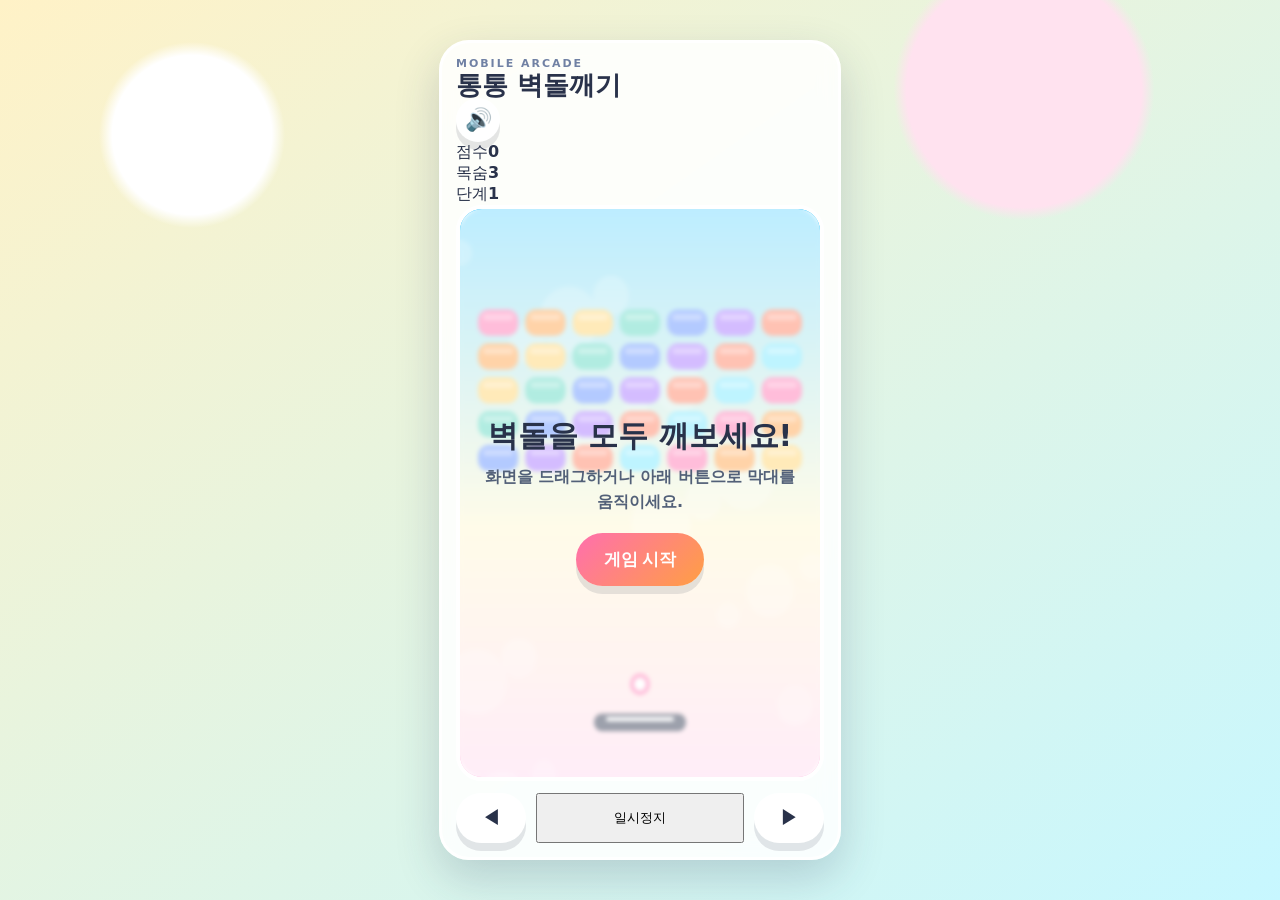
<file: index.html>
<!DOCTYPE html>
<html lang="ko">
<head>
  <meta charset="UTF-8" />
  <meta name="viewport" content="width=device-width, initial-scale=1.0, maximum-scale=1.0, user-scalable=no" />
  <title>모바일 벽돌깨기</title>
  <link rel="stylesheet" href="style.css" />
</head>
<body>
  <main class="phone-frame">
    <section class="game-card">
      <header class="top-bar">
        <div>
          <p class="eyebrow">MOBILE ARCADE</p>
          <h1>통통 벽돌깨기</h1>
        </div>
        <button id="soundBtn" class="icon-btn" aria-label="소리 켜기 끄기">🔊</button>
      </header>

      <div class="score-board">
        <div><span>점수</span><strong id="score">0</strong></div>
        <div><span>목숨</span><strong id="lives">3</strong></div>
        <div><span>단계</span><strong id="level">1</strong></div>
      </div>

      <div class="canvas-wrap">
        <canvas id="gameCanvas" width="360" height="520"></canvas>
        <div id="overlay" class="overlay">
          <h2>벽돌을 모두 깨보세요!</h2>
          <p>화면을 드래그하거나 아래 버튼으로 막대를 움직이세요.</p>
          <button id="startBtn" class="primary-btn">게임 시작</button>
        </div>
      </div>

      <div class="controls">
        <button id="leftBtn" class="control-btn">◀</button>
        <button id="pauseBtn" class="pause-btn">일시정지</button>
        <button id="rightBtn" class="control-btn">▶</button>
      </div>
    </section>
  </main>
  <script src="script.js"></script>
</body>
</html>
</file>
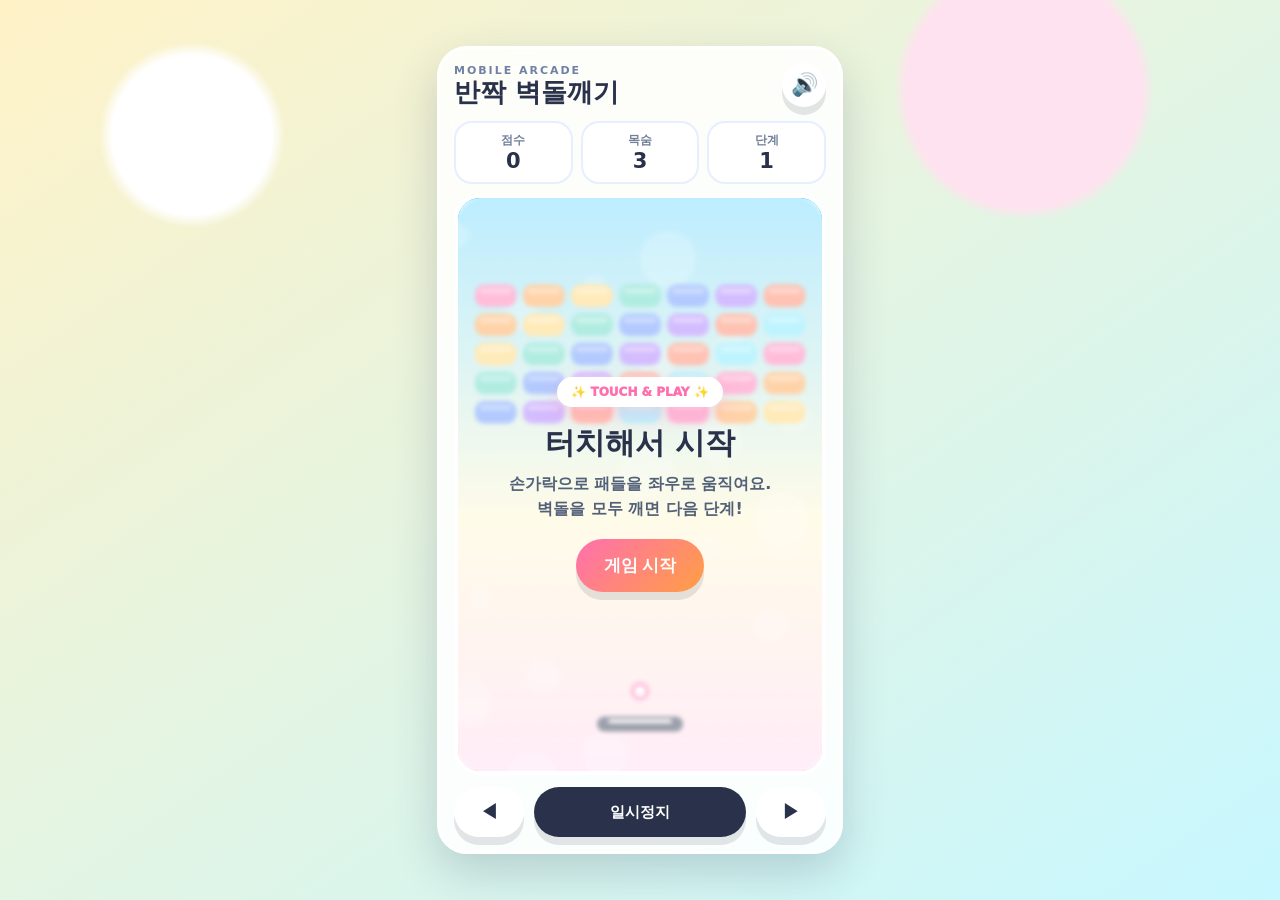
<file: docs/index.html>
<!doctype html>
<html lang="ko">
<head>
  <meta charset="utf-8" />
  <meta name="viewport" content="width=device-width, initial-scale=1, maximum-scale=1, user-scalable=no" />
  <title>반짝 벽돌깨기</title>
  <link rel="stylesheet" href="../style.css" />
</head>
<body>
  <main class="phone-shell">
    <section class="game-card">
      <header class="topbar">
        <div>
          <p class="eyebrow">MOBILE ARCADE</p>
          <h1>반짝 벽돌깨기</h1>
        </div>
        <button id="soundBtn" class="icon-btn" aria-label="소리 켜기/끄기">🔊</button>
      </header>

      <div class="hud">
        <div><span>점수</span><strong id="score">0</strong></div>
        <div><span>목숨</span><strong id="lives">3</strong></div>
        <div><span>단계</span><strong id="level">1</strong></div>
      </div>

      <div class="canvas-wrap">
        <canvas id="gameCanvas" width="390" height="610" aria-label="벽돌깨기 게임 화면"></canvas>
        <div id="overlay" class="overlay">
          <div class="badge">✨ TOUCH & PLAY ✨</div>
          <h2>터치해서 시작</h2>
          <p>손가락으로 패들을 좌우로 움직여요.<br/>벽돌을 모두 깨면 다음 단계!</p>
          <button id="startBtn" class="primary-btn">게임 시작</button>
        </div>
      </div>

      <div class="controls">
        <button id="leftBtn" class="control-btn">◀</button>
        <button id="pauseBtn" class="control-btn wide">일시정지</button>
        <button id="rightBtn" class="control-btn">▶</button>
      </div>
    </section>
  </main>

  <script src="../script.js"></script>
</body>
</html>
</file>
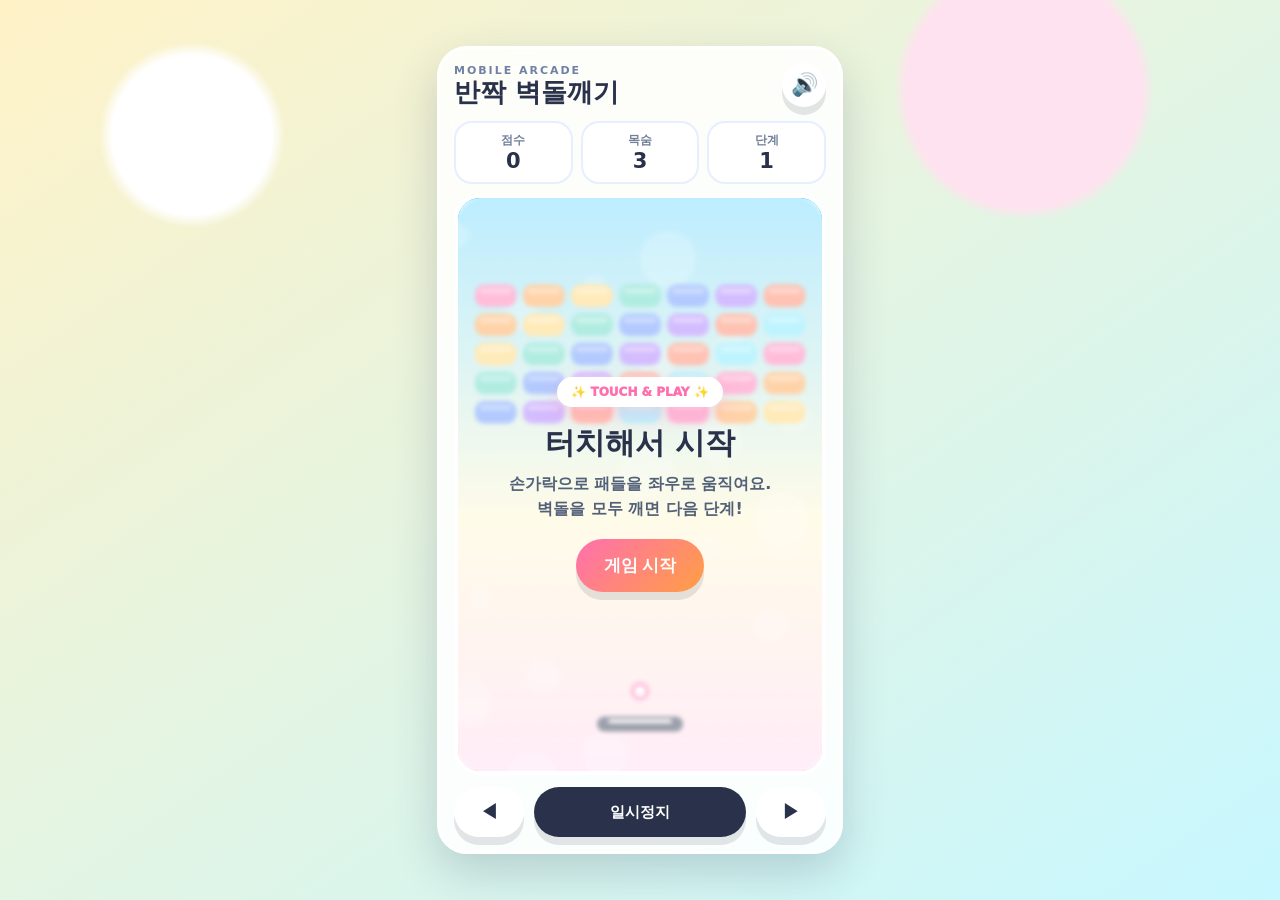
<file: index_original.html>
<!doctype html>
<html lang="ko">
<head>
  <meta charset="utf-8" />
  <meta name="viewport" content="width=device-width, initial-scale=1, maximum-scale=1, user-scalable=no" />
  <title>반짝 벽돌깨기</title>
  <link rel="stylesheet" href="style.css" />
</head>
<body>
  <main class="phone-shell">
    <section class="game-card">
      <header class="topbar">
        <div>
          <p class="eyebrow">MOBILE ARCADE</p>
          <h1>반짝 벽돌깨기</h1>
        </div>
        <button id="soundBtn" class="icon-btn" aria-label="소리 켜기/끄기">🔊</button>
      </header>

      <div class="hud">
        <div><span>점수</span><strong id="score">0</strong></div>
        <div><span>목숨</span><strong id="lives">3</strong></div>
        <div><span>단계</span><strong id="level">1</strong></div>
      </div>

      <div class="canvas-wrap">
        <canvas id="gameCanvas" width="390" height="610" aria-label="벽돌깨기 게임 화면"></canvas>
        <div id="overlay" class="overlay">
          <div class="badge">✨ TOUCH & PLAY ✨</div>
          <h2>터치해서 시작</h2>
          <p>손가락으로 패들을 좌우로 움직여요.<br/>벽돌을 모두 깨면 다음 단계!</p>
          <button id="startBtn" class="primary-btn">게임 시작</button>
        </div>
      </div>

      <div class="controls">
        <button id="leftBtn" class="control-btn">◀</button>
        <button id="pauseBtn" class="control-btn wide">일시정지</button>
        <button id="rightBtn" class="control-btn">▶</button>
      </div>
    </section>
  </main>

  <script src="script.js"></script>
</body>
</html>
</file>
<file: style.css>
:root {
  --bg1:#fff2c7;
  --bg2:#c7f7ff;
  --ink:#29324a;
  --pink:#ff6fae;
  --orange:#ff9f43;
  --mint:#55d6be;
  --blue:#5b8cff;
  --card:#ffffffdd;
  --shadow:0 18px 45px rgba(39, 55, 90, .20);
}
* { box-sizing: border-box; -webkit-tap-highlight-color: transparent; }
html, body { height: 100%; margin: 0; }
body {
  font-family: system-ui, -apple-system, BlinkMacSystemFont, "Segoe UI", sans-serif;
  color: var(--ink);
  background:
    radial-gradient(circle at 15% 15%, #fff 0 6%, transparent 7%),
    radial-gradient(circle at 80% 10%, #ffe2ef 0 9%, transparent 10%),
    linear-gradient(145deg, var(--bg1), var(--bg2));
  display: grid;
  place-items: center;
  overflow: hidden;
}
.phone-shell {
  width: min(100vw, 430px);
  min-height: 100dvh;
  display: grid;
  place-items: center;
  padding: 12px;
}
.game-card {
  width: 100%;
  max-width: 410px;
  background: var(--card);
  backdrop-filter: blur(10px);
  border: 3px solid #fff;
  border-radius: 30px;
  box-shadow: var(--shadow);
  padding: 14px;
}
.topbar { display:flex; align-items:center; justify-content:space-between; gap:12px; }
.eyebrow { margin:0 0 2px; font-size:11px; letter-spacing:.18em; color:#7081a4; font-weight:800; }
h1 { margin:0; font-size:26px; line-height:1; }
.icon-btn, .control-btn, .primary-btn {
  border:0; border-radius:999px; font-weight:900; cursor:pointer;
  box-shadow: 0 8px 0 rgba(41,50,74,.12);
}
.icon-btn { width:44px; height:44px; font-size:22px; background:#fff; }
.hud {
  display:grid; grid-template-columns: repeat(3, 1fr); gap:8px;
  margin:14px 0 10px;
}
.hud div {
  background:#fff; border-radius:18px; padding:9px 8px; text-align:center;
  border:2px solid rgba(91,140,255,.15);
}
.hud span { display:block; font-size:12px; color:#73809b; font-weight:800; }
.hud strong { display:block; font-size:21px; }
.canvas-wrap {
  position:relative; width:100%; aspect-ratio: 390 / 610;
  border-radius:26px; overflow:hidden;
  background: linear-gradient(#6fd8ff, #fdf8d7 58%, #ffd8ef);
  border:4px solid #fff;
  touch-action:none;
}
canvas { width:100%; height:100%; display:block; }
.overlay {
  position:absolute; inset:0; display:flex; flex-direction:column; justify-content:center; align-items:center;
  text-align:center; padding:24px; background:rgba(255,255,255,.54);
  transition:.2s ease; backdrop-filter: blur(2px);
}
.overlay.hidden { opacity:0; pointer-events:none; }
.badge { background:#fff; color:#ff6fae; padding:8px 14px; border-radius:999px; font-weight:1000; font-size:12px; box-shadow:0 8px 22px rgba(255,111,174,.25); }
.overlay h2 { margin:16px 0 8px; font-size:30px; }
.overlay p { margin:0 0 18px; font-weight:700; color:#526078; line-height:1.55; }
.primary-btn { background:linear-gradient(135deg, var(--pink), var(--orange)); color:#fff; padding:15px 28px; font-size:17px; }
.controls { display:grid; grid-template-columns: 70px 1fr 70px; gap:10px; margin-top:12px; }
.control-btn { height:50px; background:#fff; color:var(--ink); font-size:18px; }
.control-btn.wide { background:#29324a; color:white; font-size:15px; }
@media (max-height: 760px) {
  .game-card { padding:10px; border-radius:24px; }
  h1 { font-size:22px; }
  .hud { margin:10px 0 8px; }
  .hud div { padding:6px; }
  .controls { margin-top:8px; }
  .control-btn { height:44px; }
}
</file>
